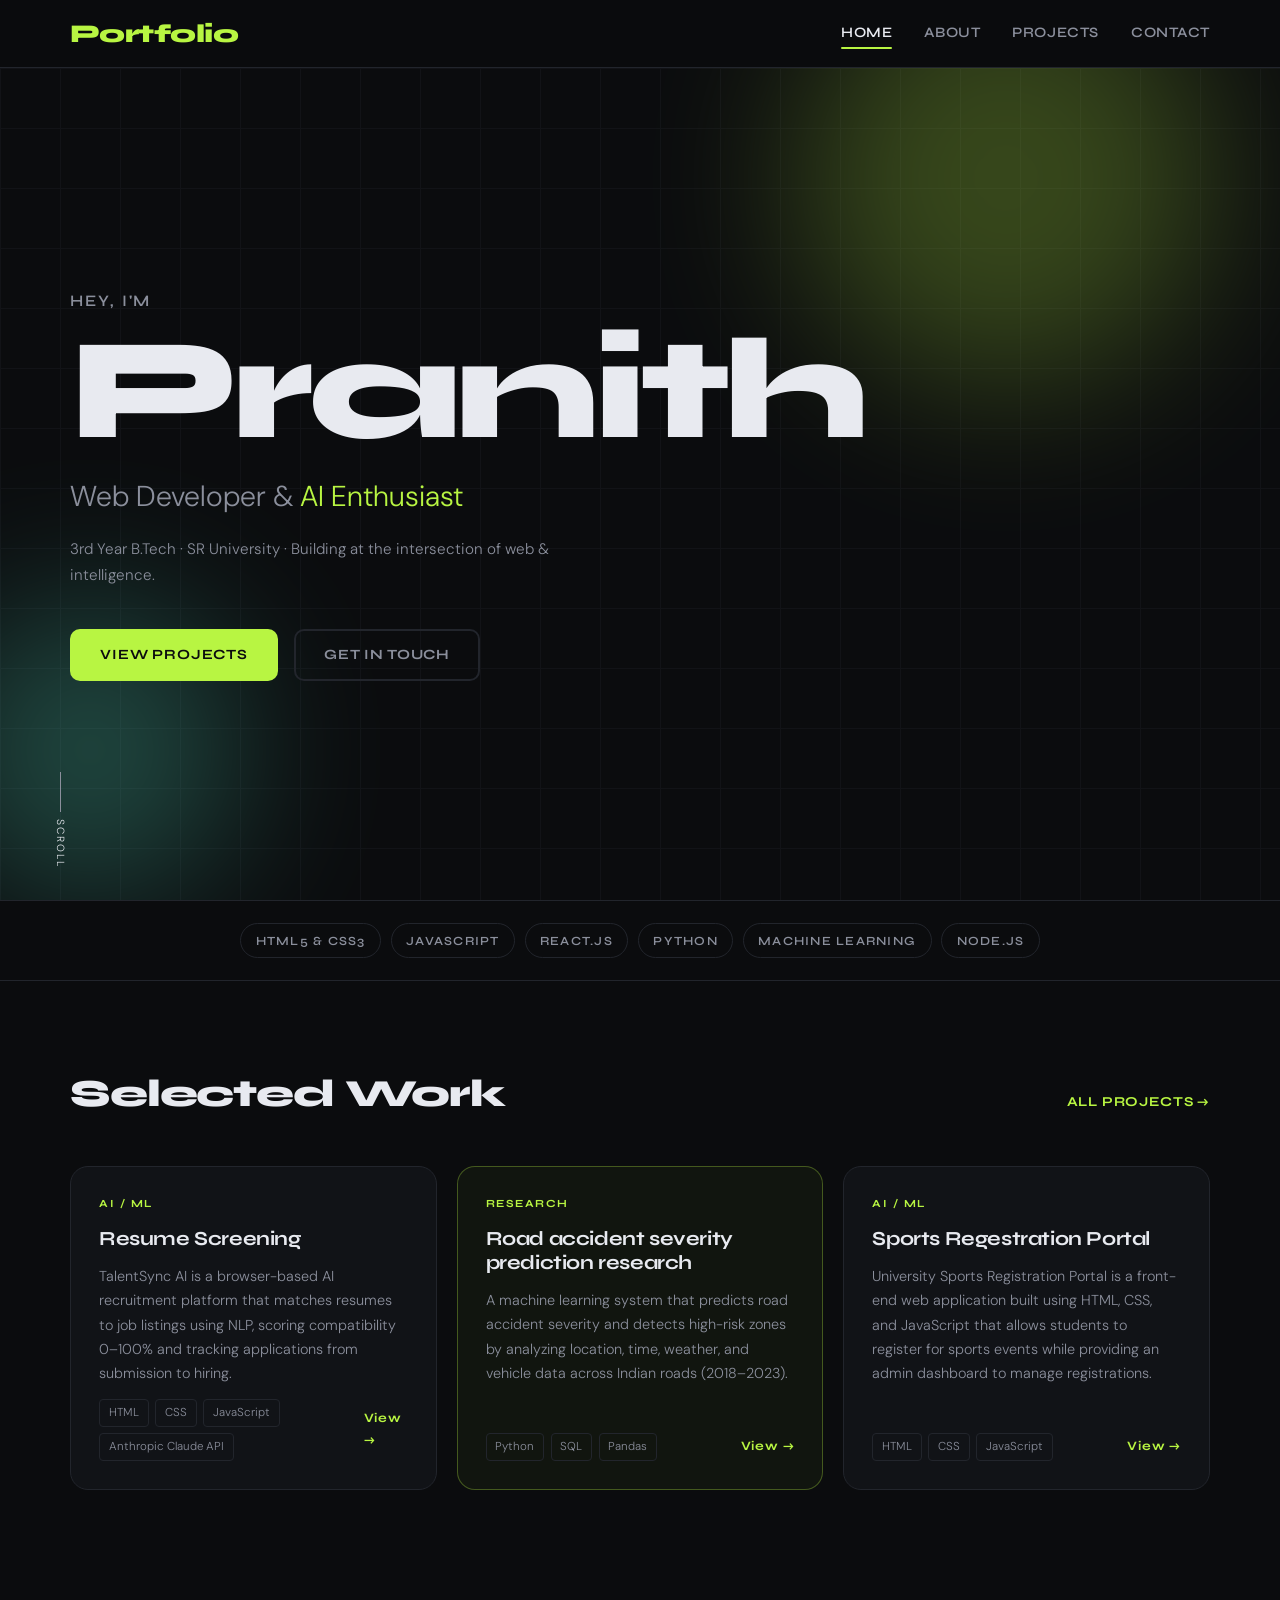
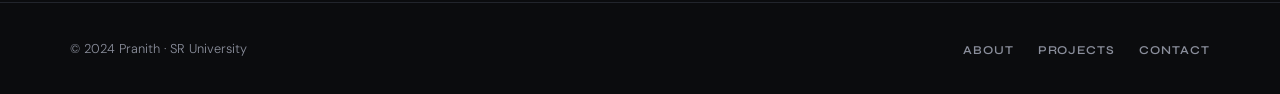
<file: pranith-portfolio/index.html>
<!DOCTYPE html>
<html lang="en">
<head>
  <meta charset="UTF-8" />
  <meta name="viewport" content="width=device-width, initial-scale=1.0" />
  <meta name="description" content="Pranith — B.Tech 3rd Year Student at SR University. Web Developer & AI Enthusiast building modern digital experiences." />
  <meta name="keywords" content="Pranith, portfolio, web developer, AI, B.Tech, SR University, frontend, machine learning" />
  <meta name="author" content="Pranith" />
  <meta name="robots" content="index, follow" />
  <meta property="og:title" content="Pranith | Web Developer & AI Enthusiast" />
  <meta property="og:description" content="B.Tech student at SR University building at the intersection of web and AI." />
  <meta property="og:type" content="website" />
  <meta property="og:url" content="https://pranith.dev" />
  <meta name="twitter:card" content="summary_large_image" />
  <meta name="twitter:title" content="Pranith | Web Developer & AI Enthusiast" />
  <meta name="twitter:description" content="B.Tech student at SR University building at the intersection of web and AI." />
  <link rel="canonical" href="https://pranith.dev" />
  <title>Pranith | Web Developer & AI Enthusiast</title>
  <link rel="stylesheet" href="css/style.css" />
  <link rel="preconnect" href="https://fonts.googleapis.com" />
  <link rel="preconnect" href="https://fonts.gstatic.com" crossorigin />
  <link href="https://fonts.googleapis.com/css2?family=Syne:wght@400;600;700;800&family=DM+Sans:ital,wght@0,300;0,400;0,500;1,300&display=swap" rel="stylesheet" />
</head>
<body>

  <a href="#main-content" class="skip-link">Skip to main content</a>

  <header class="site-header" role="banner">
    <nav class="nav" aria-label="Primary navigation">
      <a href="index.html" class="nav-logo" aria-label="Pranith – Home" aria-current="page">
        <span aria-hidden="true">Portfolio</span>
      </a>
      <button class="nav-toggle" aria-controls="nav-menu" aria-expanded="false" aria-label="Toggle navigation menu">
        <span class="burger" aria-hidden="true"></span>
      </button>
      <ul class="nav-menu" id="nav-menu" role="list">
        <li><a href="index.html" aria-current="page">Home</a></li>
        <li><a href="pages/about.html">About</a></li>
        <li><a href="pages/projects.html">Projects</a></li>
        <li><a href="pages/contact.html">Contact</a></li>
      </ul>
    </nav>
  </header>

  <main id="main-content">

    <section class="hero" aria-labelledby="hero-heading">
      <div class="hero-bg" aria-hidden="true">
        <div class="grid-overlay"></div>
        <div class="orb orb-1"></div>
        <div class="orb orb-2"></div>
      </div>
      <div class="hero-content">
        <p class="hero-eyebrow" aria-label="Introduction">Hey, I'm</p>
        <h1 id="hero-heading" class="hero-name">Pranith</h1>
        <p class="hero-title">Web Developer &amp; <span class="accent">AI Enthusiast</span></p>
        <p class="hero-sub">3rd Year B.Tech · SR University · Building at the intersection of web &amp; intelligence.</p>
        <div class="hero-cta" role="group" aria-label="Primary actions">
          <a href="pages/projects.html" class="btn btn-primary">View Projects</a>
          <a href="pages/contact.html" class="btn btn-ghost">Get in Touch</a>
        </div>
      </div>
      <div class="hero-scroll" aria-hidden="true">
        <span class="scroll-line"></span>
        <span class="scroll-text">scroll</span>
      </div>
    </section>

    <section class="skills-strip" aria-label="Core skills overview">
      <div class="container">
        <ul class="skills-list" role="list">
          <li class="skill-tag">HTML5 &amp; CSS3</li>
          <li class="skill-tag">JavaScript</li>
          <li class="skill-tag">React.js</li>
          <li class="skill-tag">Python</li>
          <li class="skill-tag">Machine Learning</li>
          <li class="skill-tag">Node.js</li>
        </ul>
      </div>
    </section>

    <section class="featured" aria-labelledby="featured-heading">
      <div class="container">
        <header class="section-header">
          <h2 id="featured-heading" class="section-title">Selected Work</h2>
          <a href="pages/projects.html" class="section-link" aria-label="View all projects">All Projects →</a>
        </header>
        <div class="card-grid" role="list">
          <article class="project-card" role="listitem">
            <div class="card-tag" aria-label="Category">AI / ML</div>
            <h3 class="card-title">Resume Screening</h3>
            <p class="card-desc">TalentSync AI is a browser-based AI recruitment platform that matches resumes to job listings using NLP, scoring compatibility 0–100% and tracking applications from submission to hiring.</p>
            <footer class="card-footer">
              <ul class="card-stack" aria-label="Tech stack" role="list">
                <li>HTML</li><li>CSS</li><li>JavaScript</li><li>Anthropic Claude API</li>
              </ul>
              <a href="pages/projects.html" class="card-link" aria-label="View Resume Screening project">View →</a>
            </footer>
          </article>
          <article class="project-card card-accent" role="listitem">
            <div class="card-tag" aria-label="Category">Research</div>
            <h3 class="card-title">Road accident severity prediction research</h3>
            <p class="card-desc">A machine learning system that predicts road accident severity and detects high-risk zones by analyzing location, time, weather, and vehicle data across Indian roads (2018–2023).</p>
            <footer class="card-footer">
              <ul class="card-stack" aria-label="Tech stack" role="list">
                <li>Python</li><li>SQL</li><li>Pandas</li>
              </ul>
              <a href="pages/projects.html" class="card-link" aria-label="View Road Accident Severity Prediction project">View →</a>
            </footer>
          </article>
          <article class="project-card" role="listitem">
            <div class="card-tag" aria-label="Category">AI / ML</div>
            <h3 class="card-title">Sports Regestration Portal</h3>
            <p class="card-desc">University Sports Registration Portal is a front-end web application built using HTML, CSS, and JavaScript that allows students to register for sports events while providing an admin dashboard to manage registrations.</p>
            <footer class="card-footer">
              <ul class="card-stack" aria-label="Tech stack" role="list">
                <li>HTML</li><li>CSS</li><li>JavaScript</li>
              </ul>
              <a href="pages/projects.html" class="card-link" aria-label="View Sports Registration Portal project">View →</a>
            </footer>
          </article>
        </div>
      </div>
    </section>

  </main>

  <footer class="site-footer" role="contentinfo">
    <div class="container footer-inner">
      <p class="footer-copy">© <time datetime="2024">2024</time> Pranith · SR University</p>
      <nav aria-label="Footer navigation">
        <ul class="footer-nav" role="list">
          <li><a href="pages/about.html">About</a></li>
          <li><a href="pages/projects.html">Projects</a></li>
          <li><a href="pages/contact.html">Contact</a></li>
        </ul>
      </nav>
    </div>
  </footer>

  <script src="js/main.js" defer></script>
</body>
</html>
</file>
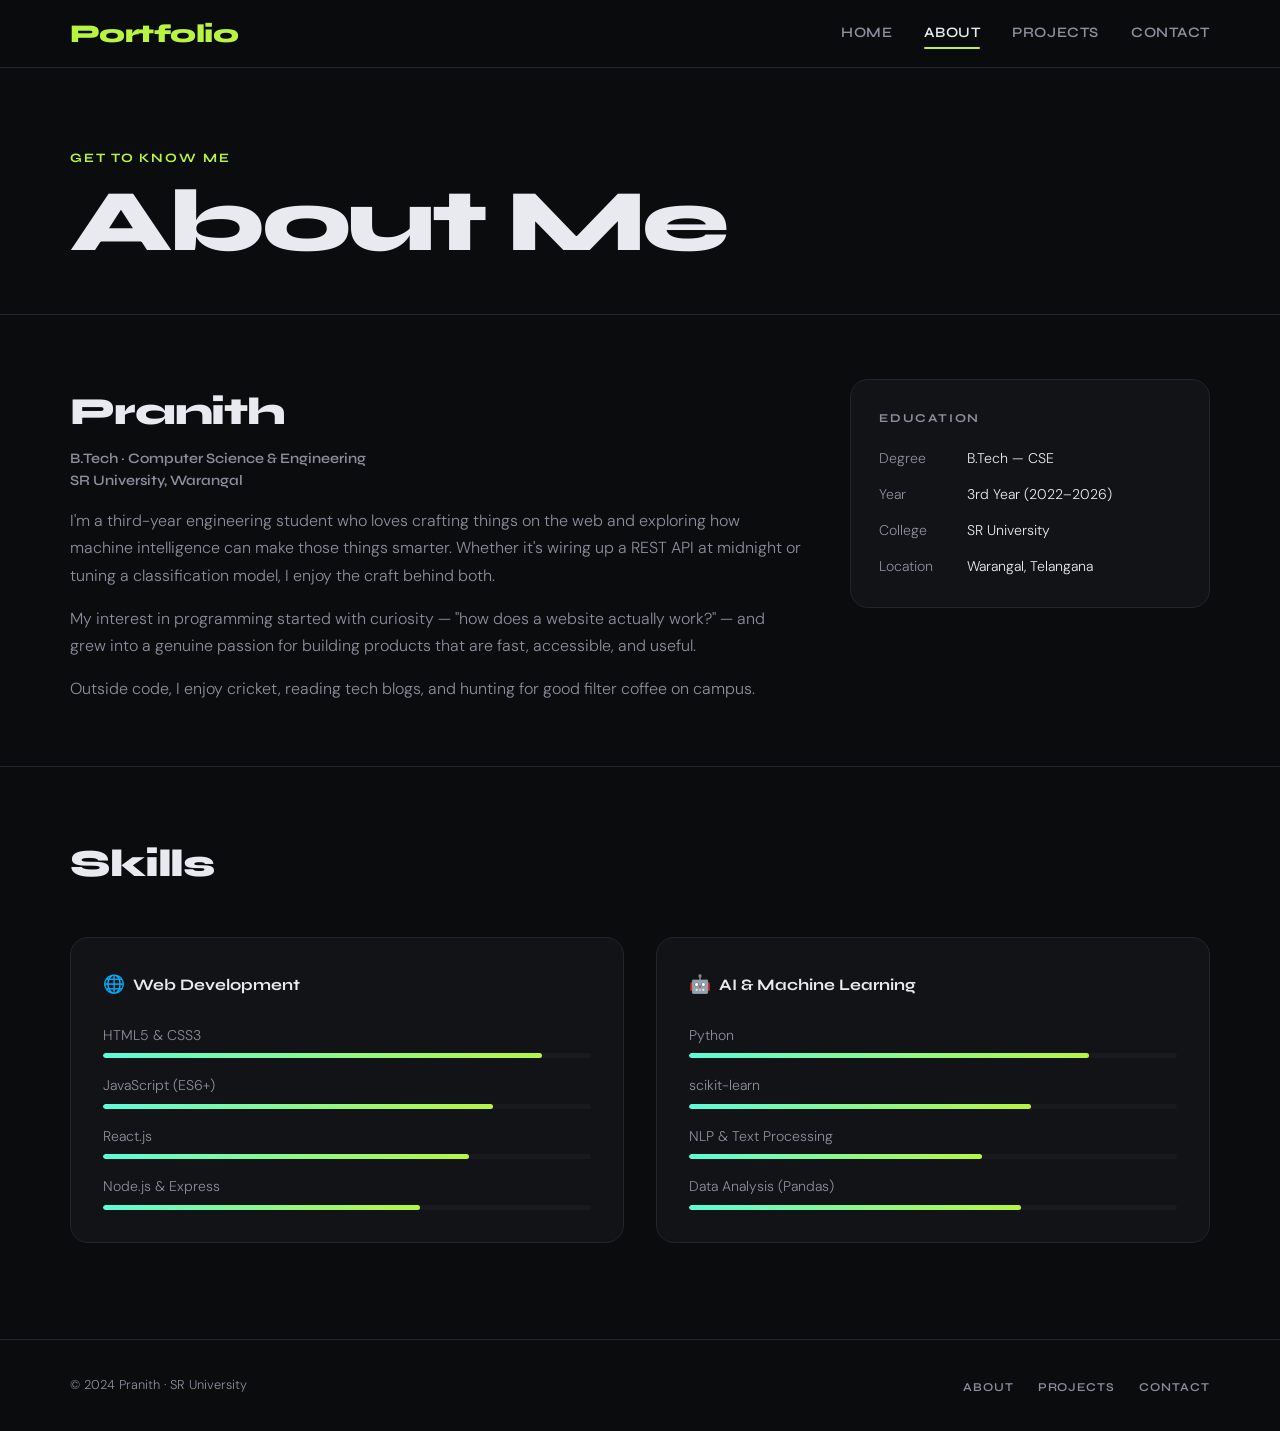
<file: pranith-portfolio/pages/about.html>
<!DOCTYPE html>
<html lang="en">
<head>
  <meta charset="UTF-8" />
  <meta name="viewport" content="width=device-width, initial-scale=1.0" />
  <meta name="description" content="About Pranith — B.Tech 3rd Year Computer Science student at SR University, passionate about web development and artificial intelligence." />
  <meta name="keywords" content="Pranith about, B.Tech CSE, SR University, web development student, AI student" />
  <meta name="author" content="Pranith" />
  <meta name="robots" content="index, follow" />
  <meta property="og:title" content="About Pranith | Web Developer & AI Enthusiast" />
  <meta property="og:description" content="Learn more about Pranith, a 3rd year B.Tech student at SR University." />
  <meta property="og:type" content="website" />
  <link rel="canonical" href="https://pranith.dev/about" />
  <title>About | Pranith</title>
  <link rel="stylesheet" href="../css/style.css" />
  <link rel="preconnect" href="https://fonts.googleapis.com" />
  <link rel="preconnect" href="https://fonts.gstatic.com" crossorigin />
  <link href="https://fonts.googleapis.com/css2?family=Syne:wght@400;600;700;800&family=DM+Sans:ital,wght@0,300;0,400;0,500;1,300&display=swap" rel="stylesheet" />
</head>
<body>

  <a href="#main-content" class="skip-link">Skip to main content</a>

  <header class="site-header" role="banner">
    <nav class="nav" aria-label="Primary navigation">
      <a href="../index.html" class="nav-logo" aria-label="Pranith – Home">
        <span aria-hidden="true">Portfolio</span>
      </a>
      <button class="nav-toggle" aria-controls="nav-menu" aria-expanded="false" aria-label="Toggle navigation menu">
        <span class="burger" aria-hidden="true"></span>
      </button>
      <ul class="nav-menu" id="nav-menu" role="list">
        <li><a href="../index.html">Home</a></li>
        <li><a href="about.html" aria-current="page">About</a></li>
        <li><a href="projects.html">Projects</a></li>
        <li><a href="contact.html">Contact</a></li>
      </ul>
    </nav>
  </header>

  <main id="main-content">

    <section class="page-hero" aria-labelledby="page-title">
      <div class="container">
        <p class="page-eyebrow">Get to know me</p>
        <h1 id="page-title" class="page-heading">About Me</h1>
      </div>
    </section>

    <section class="about-section" aria-labelledby="bio-heading">
      <div class="container about-grid">
        <div class="about-text">
          <h2 id="bio-heading" class="about-name">Pranith</h2>
          <p class="about-role">B.Tech · Computer Science &amp; Engineering<br />SR University, Warangal</p>
          <p>I'm a third-year engineering student who loves crafting things on the web and exploring how machine intelligence can make those things smarter. Whether it's wiring up a REST API at midnight or tuning a classification model, I enjoy the craft behind both.</p>
          <p>My interest in programming started with curiosity — "how does a website actually work?" — and grew into a genuine passion for building products that are fast, accessible, and useful.</p>
          <p>Outside code, I enjoy cricket, reading tech blogs, and hunting for good filter coffee on campus.</p>
        </div>
        <aside class="about-sidebar" aria-label="Quick facts">
          <div class="fact-card">
            <h3 class="fact-title">Education</h3>
            <dl class="fact-list">
              <div class="fact-row">
                <dt>Degree</dt><dd>B.Tech — CSE</dd>
              </div>
              <div class="fact-row">
                <dt>Year</dt><dd>3rd Year (2022–2026)</dd>
              </div>
              <div class="fact-row">
                <dt>College</dt><dd>SR University</dd>
              </div>
              <div class="fact-row">
                <dt>Location</dt><dd>Warangal, Telangana</dd>
              </div>
            </dl>
          </div>
        </aside>
      </div>
    </section>

    <section class="skills-section" aria-labelledby="skills-heading">
      <div class="container">
        <h2 id="skills-heading" class="section-title">Skills</h2>
        <div class="skills-grid">

          <article class="skill-group" aria-labelledby="webdev-heading">
            <h3 id="webdev-heading" class="skill-group-title">
              <span aria-hidden="true" class="skill-icon">🌐</span> Web Development
            </h3>
            <ul class="skill-items" role="list">
              <li>
                <span class="skill-name">HTML5 &amp; CSS3</span>
                <div class="skill-bar" role="progressbar" aria-valuenow="90" aria-valuemin="0" aria-valuemax="100" aria-label="HTML5 and CSS3 proficiency 90%">
                  <div class="skill-fill" style="--pct:90%"></div>
                </div>
              </li>
              <li>
                <span class="skill-name">JavaScript (ES6+)</span>
                <div class="skill-bar" role="progressbar" aria-valuenow="80" aria-valuemin="0" aria-valuemax="100" aria-label="JavaScript proficiency 80%">
                  <div class="skill-fill" style="--pct:80%"></div>
                </div>
              </li>
              <li>
                <span class="skill-name">React.js</span>
                <div class="skill-bar" role="progressbar" aria-valuenow="75" aria-valuemin="0" aria-valuemax="100" aria-label="React.js proficiency 75%">
                  <div class="skill-fill" style="--pct:75%"></div>
                </div>
              </li>
              <li>
                <span class="skill-name">Node.js &amp; Express</span>
                <div class="skill-bar" role="progressbar" aria-valuenow="65" aria-valuemin="0" aria-valuemax="100" aria-label="Node.js and Express proficiency 65%">
                  <div class="skill-fill" style="--pct:65%"></div>
                </div>
              </li>
            </ul>
          </article>

          <article class="skill-group" aria-labelledby="ai-heading">
            <h3 id="ai-heading" class="skill-group-title">
              <span aria-hidden="true" class="skill-icon">🤖</span> AI &amp; Machine Learning
            </h3>
            <ul class="skill-items" role="list">
              <li>
                <span class="skill-name">Python</span>
                <div class="skill-bar" role="progressbar" aria-valuenow="82" aria-valuemin="0" aria-valuemax="100" aria-label="Python proficiency 82%">
                  <div class="skill-fill" style="--pct:82%"></div>
                </div>
              </li>
              <li>
                <span class="skill-name">scikit-learn</span>
                <div class="skill-bar" role="progressbar" aria-valuenow="70" aria-valuemin="0" aria-valuemax="100" aria-label="scikit-learn proficiency 70%">
                  <div class="skill-fill" style="--pct:70%"></div>
                </div>
              </li>
              <li>
                <span class="skill-name">NLP &amp; Text Processing</span>
                <div class="skill-bar" role="progressbar" aria-valuenow="60" aria-valuemin="0" aria-valuemax="100" aria-label="NLP proficiency 60%">
                  <div class="skill-fill" style="--pct:60%"></div>
                </div>
              </li>
              <li>
                <span class="skill-name">Data Analysis (Pandas)</span>
                <div class="skill-bar" role="progressbar" aria-valuenow="68" aria-valuemin="0" aria-valuemax="100" aria-label="Data Analysis proficiency 68%">
                  <div class="skill-fill" style="--pct:68%"></div>
                </div>
              </li>
            </ul>
          </article>

        </div>
      </div>
    </section>

  </main>

  <footer class="site-footer" role="contentinfo">
    <div class="container footer-inner">
      <p class="footer-copy">© <time datetime="2024">2024</time> Pranith · SR University</p>
      <nav aria-label="Footer navigation">
        <ul class="footer-nav" role="list">
          <li><a href="about.html">About</a></li>
          <li><a href="projects.html">Projects</a></li>
          <li><a href="contact.html">Contact</a></li>
        </ul>
      </nav>
    </div>
  </footer>

  <script src="../js/main.js" defer></script>
</body>
</html>
</file>
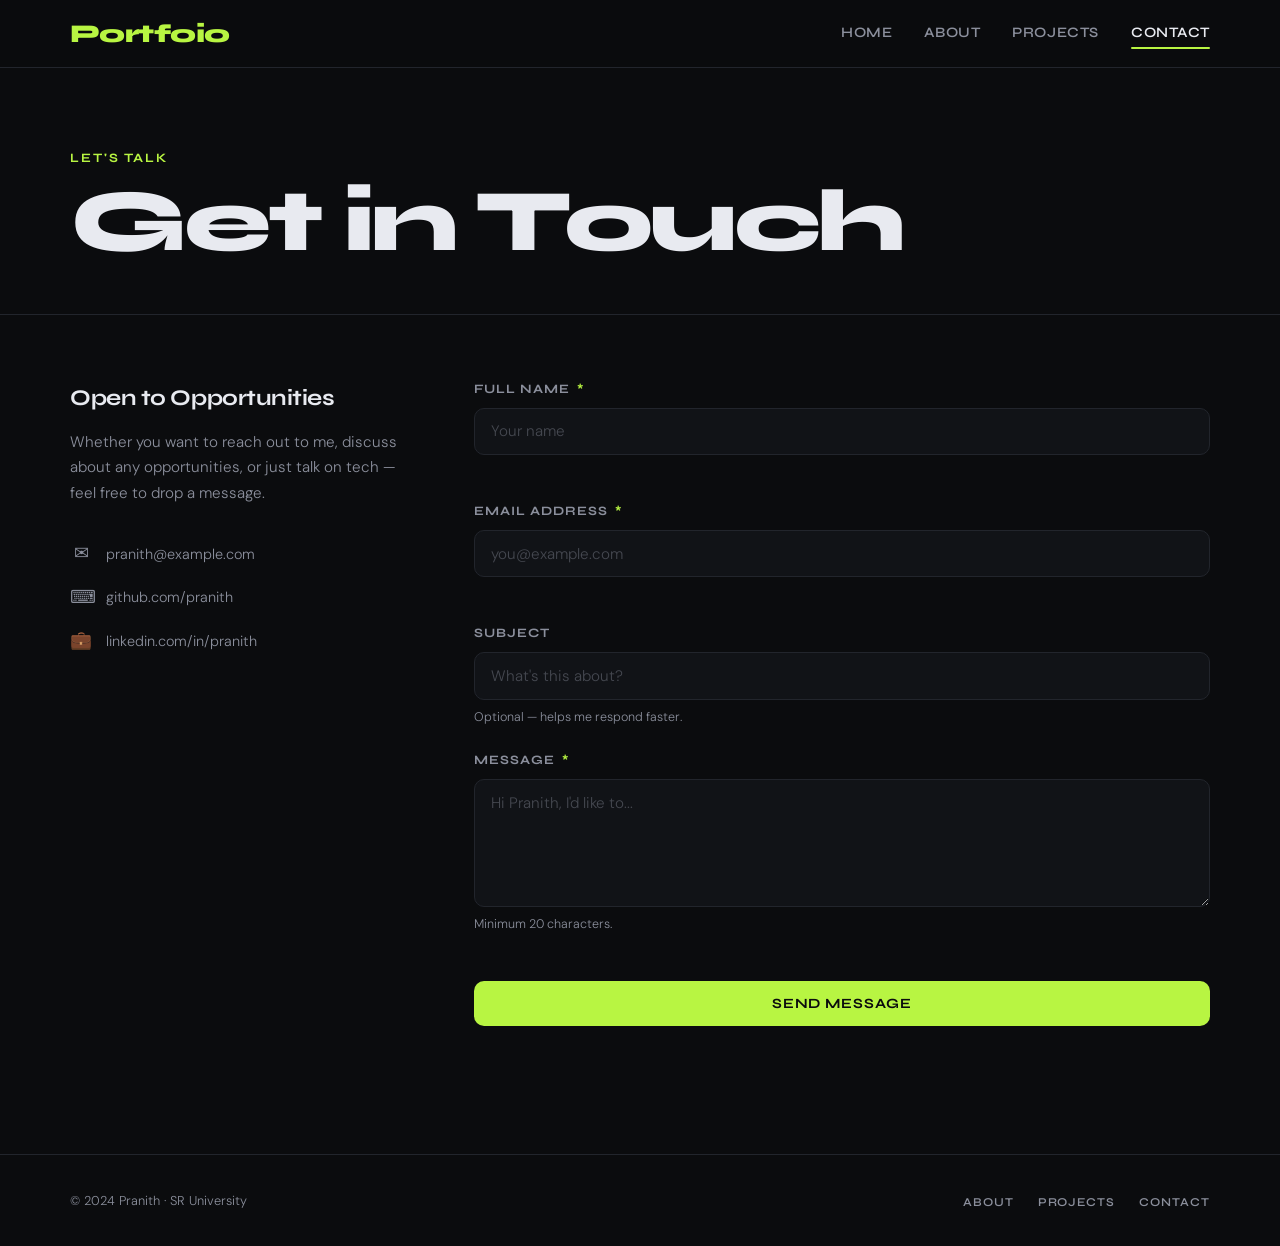
<file: pranith-portfolio/pages/contact.html>
<!DOCTYPE html>
<html lang="en">
<head>
  <meta charset="UTF-8" />
  <meta name="viewport" content="width=device-width, initial-scale=1.0" />
  <meta name="description" content="Contact Pranith — reach out for collaborations, project ideas, or just to say hello." />
  <meta name="keywords" content="contact Pranith, hire B.Tech student developer, web development collaboration" />
  <meta name="author" content="Pranith" />
  <meta name="robots" content="index, follow" />
  <meta property="og:title" content="Contact | Pranith" />
  <meta property="og:description" content="Get in touch with Pranith." />
  <meta property="og:type" content="website" />
  <link rel="canonical" href="https://pranith.dev/contact" />
  <title>Contact | Pranith</title>
  <link rel="stylesheet" href="../css/style.css" />
  <link rel="preconnect" href="https://fonts.googleapis.com" />
  <link rel="preconnect" href="https://fonts.gstatic.com" crossorigin />
  <link href="https://fonts.googleapis.com/css2?family=Syne:wght@400;600;700;800&family=DM+Sans:ital,wght@0,300;0,400;0,500;1,300&display=swap" rel="stylesheet" />
</head>
<body>

  <a href="#main-content" class="skip-link">Skip to main content</a>

  <header class="site-header" role="banner">
    <nav class="nav" aria-label="Primary navigation">
      <a href="../index.html" class="nav-logo" aria-label="Pranith – Home">
        <span aria-hidden="true">Portfoio</span>
      </a>
      <button class="nav-toggle" aria-controls="nav-menu" aria-expanded="false" aria-label="Toggle navigation menu">
        <span class="burger" aria-hidden="true"></span>
      </button>
      <ul class="nav-menu" id="nav-menu" role="list">
        <li><a href="../index.html">Home</a></li>
        <li><a href="about.html">About</a></li>
        <li><a href="projects.html">Projects</a></li>
        <li><a href="contact.html" aria-current="page">Contact</a></li>
      </ul>
    </nav>
  </header>

  <main id="main-content">

    <section class="page-hero" aria-labelledby="page-title">
      <div class="container">
        <p class="page-eyebrow">Let's talk</p>
        <h1 id="page-title" class="page-heading">Get in Touch</h1>
      </div>
    </section>

    <section class="contact-section" aria-labelledby="contact-desc">
      <div class="container contact-grid">

        <aside class="contact-info" aria-labelledby="contact-info-heading">
          <h2 id="contact-info-heading" class="contact-info-title">Open to Opportunities</h2>
          <p>Whether you want to reach out to me, discuss about any opportunities, or just talk on tech — feel free to drop a message.</p>
          <ul class="contact-links" role="list">
            <li>
              <a href="mailto:pranith@example.com" class="contact-item" aria-label="Send an email to pranith@example.com">
                <span class="contact-item-icon" aria-hidden="true">✉</span>
                <span>pranith@example.com</span>
              </a>
            </li>
            <li>
              <a href="https://github.com/" class="contact-item" target="_blank" rel="noopener noreferrer" aria-label="GitHub profile (opens in new tab)">
                <span class="contact-item-icon" aria-hidden="true">⌨</span>
                <span>github.com/pranith</span>
              </a>
            </li>
            <li>
              <a href="https://linkedin.com/" class="contact-item" target="_blank" rel="noopener noreferrer" aria-label="LinkedIn profile (opens in new tab)">
                <span class="contact-item-icon" aria-hidden="true">💼</span>
                <span>linkedin.com/in/pranith</span>
              </a>
            </li>
          </ul>
        </aside>

        <div class="contact-form-wrapper">
          <div role="status" id="form-status" aria-live="polite" aria-atomic="true" class="sr-only"></div>

          <form
            id="contact-form"
            class="contact-form"
            novalidate
            aria-labelledby="form-heading"
          >
            <h2 id="form-heading" class="sr-only">Send a message</h2>

            <div class="form-group">
              <label for="name" class="form-label">
                Full Name <span aria-label="required" class="required-mark">*</span>
              </label>
              <input
                type="text"
                id="name"
                name="name"
                class="form-input"
                autocomplete="name"
                required
                aria-required="true"
                aria-describedby="name-error"
                placeholder="Your name"
              />
              <span id="name-error" class="form-error" role="alert" aria-live="assertive"></span>
            </div>

            <div class="form-group">
              <label for="email" class="form-label">
                Email Address <span aria-label="required" class="required-mark">*</span>
              </label>
              <input
                type="email"
                id="email"
                name="email"
                class="form-input"
                autocomplete="email"
                required
                aria-required="true"
                aria-describedby="email-error"
                placeholder="you@example.com"
              />
              <span id="email-error" class="form-error" role="alert" aria-live="assertive"></span>
            </div>

            <div class="form-group">
              <label for="subject" class="form-label">Subject</label>
              <input
                type="text"
                id="subject"
                name="subject"
                class="form-input"
                placeholder="What's this about?"
                aria-describedby="subject-hint"
              />
              <span id="subject-hint" class="form-hint">Optional — helps me respond faster.</span>
            </div>

            <div class="form-group">
              <label for="message" class="form-label">
                Message <span aria-label="required" class="required-mark">*</span>
              </label>
              <textarea
                id="message"
                name="message"
                class="form-input form-textarea"
                rows="5"
                required
                aria-required="true"
                aria-describedby="message-error message-hint"
                placeholder="Hi Pranith, I'd like to..."
              ></textarea>
              <span id="message-hint" class="form-hint">Minimum 20 characters.</span>
              <span id="message-error" class="form-error" role="alert" aria-live="assertive"></span>
            </div>

            <button type="submit" class="btn btn-primary btn-full" id="submit-btn">
              <span class="btn-text">Send Message</span>
              <span class="btn-loading" aria-hidden="true" hidden>Sending…</span>
            </button>
          </form>

          <div id="form-success" class="form-success" hidden role="alert" aria-live="polite">
            <p>✅ Message sent! I'll get back to you soon.</p>
          </div>
        </div>

      </div>
    </section>

  </main>

  <footer class="site-footer" role="contentinfo">
    <div class="container footer-inner">
      <p class="footer-copy">© <time datetime="2024">2024</time> Pranith · SR University</p>
      <nav aria-label="Footer navigation">
        <ul class="footer-nav" role="list">
          <li><a href="about.html">About</a></li>
          <li><a href="projects.html">Projects</a></li>
          <li><a href="contact.html">Contact</a></li>
        </ul>
      </nav>
    </div>
  </footer>

  <script src="../js/main.js" defer></script>
</body>
</html>
</file>
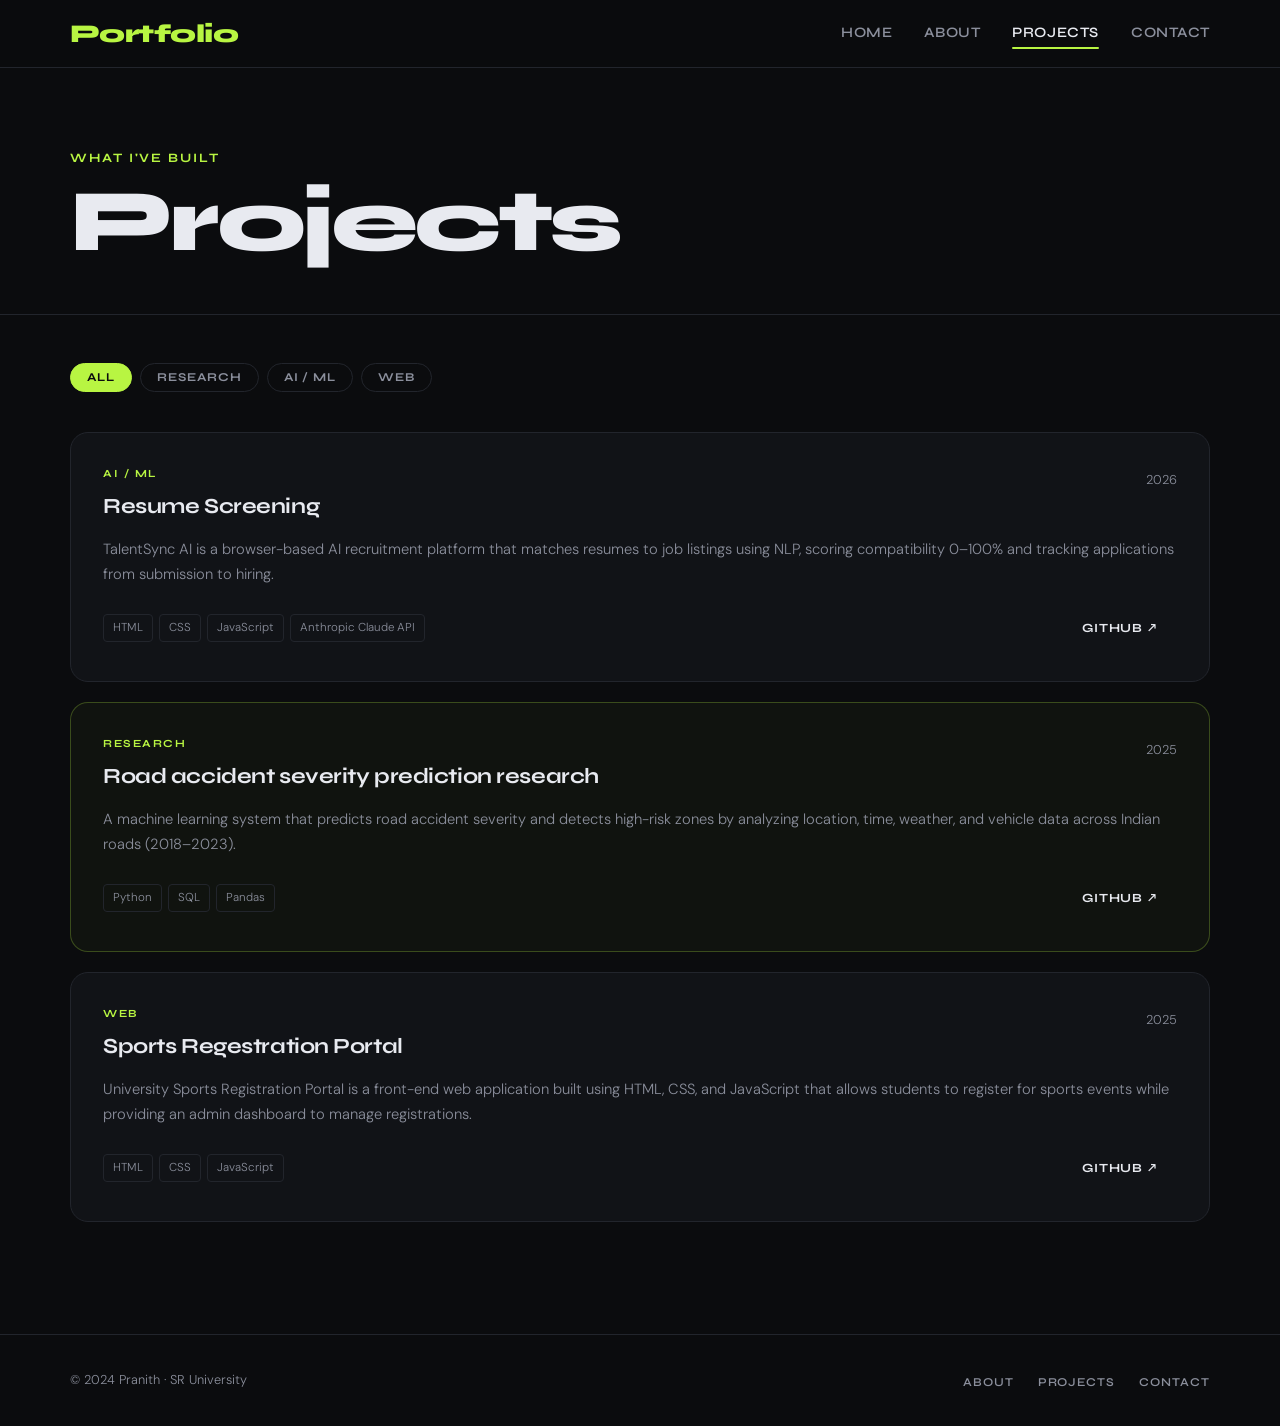
<file: pranith-portfolio/pages/projects.html>
<!DOCTYPE html>
<html lang="en">
<head>
  <meta charset="UTF-8" />
  <meta name="viewport" content="width=device-width, initial-scale=1.0" />
  <meta name="description" content="Projects by Pranith — web development and AI/ML projects built during B.Tech at Vaagdevi College of Engineering." />
  <meta name="keywords" content="Pranith projects, web development projects, machine learning projects, B.Tech student portfolio" />
  <meta name="author" content="Pranith" />
  <meta name="robots" content="index, follow" />
  <meta property="og:title" content="Projects | Pranith" />
  <meta property="og:description" content="Web and AI projects by Pranith, B.Tech student at Vaagdevi College." />
  <meta property="og:type" content="website" />
  <link rel="canonical" href="https://pranith.dev/projects" />
  <title>Projects | Pranith</title>
  <link rel="stylesheet" href="../css/style.css" />
  <link rel="preconnect" href="https://fonts.googleapis.com" />
  <link rel="preconnect" href="https://fonts.gstatic.com" crossorigin />
  <link href="https://fonts.googleapis.com/css2?family=Syne:wght@400;600;700;800&family=DM+Sans:ital,wght@0,300;0,400;0,500;1,300&display=swap" rel="stylesheet" />
</head>
<body>

  <a href="#main-content" class="skip-link">Skip to main content</a>

  <header class="site-header" role="banner">
    <nav class="nav" aria-label="Primary navigation">
      <a href="../index.html" class="nav-logo" aria-label="Pranith – Home">
        <span aria-hidden="true">Portfolio</span>
      </a>
      <button class="nav-toggle" aria-controls="nav-menu" aria-expanded="false" aria-label="Toggle navigation menu">
        <span class="burger" aria-hidden="true"></span>
      </button>
      <ul class="nav-menu" id="nav-menu" role="list">
        <li><a href="../index.html">Home</a></li>
        <li><a href="about.html">About</a></li>
        <li><a href="projects.html" aria-current="page">Projects</a></li>
        <li><a href="contact.html">Contact</a></li>
      </ul>
    </nav>
  </header>

  <main id="main-content">

    <section class="page-hero" aria-labelledby="page-title">
      <div class="container">
        <p class="page-eyebrow">What I've built</p>
        <h1 id="page-title" class="page-heading">Projects</h1>
      </div>
    </section>

    <section class="projects-section" aria-labelledby="projects-list-heading">
      <div class="container">
        <h2 id="projects-list-heading" class="sr-only">All Projects</h2>

        <div class="filter-bar" role="group" aria-label="Filter projects by category">
          <button class="filter-btn active" data-filter="all" aria-pressed="true">All</button>
          <button class="filter-btn" data-filter="research" aria-pressed="false">RESEARCH</button>
          <button class="filter-btn" data-filter="ai" aria-pressed="false">AI / ML</button>
          <button class="filter-btn" data-filter="web" aria-pressed="false">WEB</button>
        </div>

        <ul class="projects-list" role="list" aria-label="Project cards">

          <li class="project-full-card" data-category="ai" role="listitem">
            <article aria-labelledby="proj1-title">
              <header class="pfc-header">
                <div>
                  <span class="pfc-tag">AI / ML</span>
                  <h3 id="proj1-title" class="pfc-title">Resume Screening</h3>
                </div>
                <span class="pfc-year" aria-label="Year: 2024">2026</span>
              </header>
              <p class="pfc-desc">TalentSync AI is a browser-based AI recruitment platform that matches resumes to job listings using NLP, scoring compatibility 0–100% and tracking applications from submission to hiring.</p>
              <footer class="pfc-footer">
                <ul class="pfc-stack" aria-label="Technologies used" role="list">
                  <li>HTML</li><li>CSS</li><li>JavaScript</li><li>Anthropic Claude API</li>
                </ul>
                <a href="#" class="btn btn-sm" aria-label="View Resume Screening on GitHub (opens in new tab)" target="_blank" rel="noopener noreferrer">GitHub ↗</a>
              </footer>
            </article>
          </li>

          <li class="project-full-card pfc-highlight" data-category="research" role="listitem">
            <article aria-labelledby="proj2-title">
              <header class="pfc-header">
                <div>
                  <span class="pfc-tag">Research</span>
                  <h3 id="proj2-title" class="pfc-title">Road accident severity prediction research</h3>
                </div>
                <span class="pfc-year" aria-label="Year: 2024">2025</span>
              </header>
              <p class="pfc-desc">A machine learning system that predicts road accident severity and detects high-risk zones by analyzing location, time, weather, and vehicle data across Indian roads (2018–2023).</p>
              <footer class="pfc-footer">
                <ul class="pfc-stack" aria-label="Technologies used" role="list">
                  <li>Python</li><li>SQL</li><li>Pandas</li>
                </ul>
                <a href="#" class="btn btn-sm" aria-label="View Road Accident Severity Prediction on GitHub (opens in new tab)" target="_blank" rel="noopener noreferrer">GitHub ↗</a>
              </footer>
            </article>
          </li>

          <li class="project-full-card" data-category="web" role="listitem">
            <article aria-labelledby="proj3-title">
              <header class="pfc-header">
                <div>
                  <span class="pfc-tag">Web</span>
                  <h3 id="proj3-title" class="pfc-title">Sports Regestration Portal</h3>
                </div>
                <span class="pfc-year" aria-label="Year: 2023">2025</span>
              </header>
              <p class="pfc-desc">University Sports Registration Portal is a front-end web application built using HTML, CSS, and JavaScript that allows students to register for sports events while providing an admin dashboard to manage registrations.</p>
              <footer class="pfc-footer">
                <ul class="pfc-stack" aria-label="Technologies used" role="list">
                  <li>HTML</li><li>CSS</li><li>JavaScript</li>
                </ul>
                <a href="#" class="btn btn-sm" aria-label="View Sports Registration Portal on GitHub (opens in new tab)" target="_blank" rel="noopener noreferrer">GitHub ↗</a>
              </footer>
            </article>
          </li>

        </ul>
      </div>
    </section>

  </main>

  <footer class="site-footer" role="contentinfo">
    <div class="container footer-inner">
      <p class="footer-copy">© <time datetime="2024">2024</time> Pranith · SR University</p>
      <nav aria-label="Footer navigation">
        <ul class="footer-nav" role="list">
          <li><a href="about.html">About</a></li>
          <li><a href="projects.html">Projects</a></li>
          <li><a href="contact.html">Contact</a></li>
        </ul>
      </nav>
    </div>
  </footer>

  <script src="../js/main.js" defer></script>
</body>
</html>
</file>
<file: pranith-portfolio/css/style.css>
/* ============================================================
   Pranith Portfolio — style.css
   Design: Editorial dark theme · Syne + DM Sans · Lime accent
   ============================================================ */

/* ── Reset & Base ─────────────────────────────────────────── */
*, *::before, *::after { box-sizing: border-box; margin: 0; padding: 0; }

:root {
  --bg:        #0b0c0e;
  --surface:   #111317;
  --surface2:  #181a1f;
  --border:    #22252c;
  --text:      #e8eaf0;
  --text-muted:#8b8f9c;
  --accent:    #b8f542;
  --accent2:   #5efbd8;
  --danger:    #ff5c5c;
  --radius:    10px;
  --radius-lg: 18px;
  --nav-h:     68px;
  --font-head: 'Syne', sans-serif;
  --font-body: 'DM Sans', sans-serif;
  --trans:     0.22s ease;
}

html { scroll-behavior: smooth; font-size: 16px; }

body {
  background: var(--bg);
  color: var(--text);
  font-family: var(--font-body);
  font-weight: 300;
  line-height: 1.7;
  -webkit-font-smoothing: antialiased;
}

img { display: block; max-width: 100%; }
a { color: inherit; text-decoration: none; }

/* ── Accessibility ────────────────────────────────────────── */
.skip-link {
  position: absolute;
  top: -100%;
  left: 1rem;
  background: var(--accent);
  color: #0b0c0e;
  padding: .5rem 1rem;
  font-family: var(--font-head);
  font-weight: 700;
  border-radius: 0 0 var(--radius) var(--radius);
  z-index: 9999;
  transition: top var(--trans);
}
.skip-link:focus { top: 0; outline: 3px solid var(--accent2); outline-offset: 2px; }

.sr-only {
  position: absolute;
  width: 1px; height: 1px;
  padding: 0; margin: -1px;
  overflow: hidden;
  clip: rect(0,0,0,0);
  white-space: nowrap;
  border: 0;
}

*:focus-visible {
  outline: 2px solid var(--accent);
  outline-offset: 3px;
  border-radius: 4px;
}

/* ── Layout helpers ───────────────────────────────────────── */
.container { width: min(1140px, 92%); margin-inline: auto; }
.accent { color: var(--accent); }

/* ── Header / Nav ─────────────────────────────────────────── */
.site-header {
  position: sticky;
  top: 0;
  z-index: 100;
  height: var(--nav-h);
  background: rgba(11,12,14,.88);
  backdrop-filter: blur(14px);
  -webkit-backdrop-filter: blur(14px);
  border-bottom: 1px solid var(--border);
}

.nav {
  display: flex;
  align-items: center;
  justify-content: space-between;
  height: 100%;
  width: min(1140px, 92%);
  margin-inline: auto;
}

.nav-logo {
  font-family: var(--font-head);
  font-size: 1.6rem;
  font-weight: 800;
  color: var(--accent);
  letter-spacing: -.02em;
  transition: opacity var(--trans);
}
.nav-logo:hover { opacity: .75; }

.nav-menu {
  display: flex;
  gap: 2rem;
  list-style: none;
}
.nav-menu a {
  font-family: var(--font-head);
  font-size: .9rem;
  font-weight: 600;
  letter-spacing: .04em;
  color: var(--text-muted);
  transition: color var(--trans);
  text-transform: uppercase;
}
.nav-menu a:hover,
.nav-menu a[aria-current="page"] { color: var(--text); }
.nav-menu a[aria-current="page"]::after {
  content: '';
  display: block;
  height: 2px;
  background: var(--accent);
  border-radius: 2px;
  margin-top: 2px;
}

/* Hamburger */
.nav-toggle {
  display: none;
  background: none;
  border: 1px solid var(--border);
  border-radius: var(--radius);
  width: 42px; height: 42px;
  cursor: pointer;
  align-items: center;
  justify-content: center;
}
.burger,
.burger::before,
.burger::after {
  display: block;
  width: 20px; height: 2px;
  background: var(--text);
  border-radius: 2px;
  transition: transform var(--trans), opacity var(--trans);
}
.burger { position: relative; }
.burger::before, .burger::after {
  content: '';
  position: absolute;
  left: 0;
}
.burger::before { top: -6px; }
.burger::after  { top:  6px; }

/* open state */
.nav-toggle[aria-expanded="true"] .burger { background: transparent; }
.nav-toggle[aria-expanded="true"] .burger::before { transform: translateY(6px) rotate(45deg); }
.nav-toggle[aria-expanded="true"] .burger::after  { transform: translateY(-6px) rotate(-45deg); }

/* ── Hero ─────────────────────────────────────────────────── */
.hero {
  position: relative;
  min-height: calc(100svh - var(--nav-h));
  display: flex;
  align-items: center;
  padding: 4rem 0;
  overflow: hidden;
}

.hero-bg {
  position: absolute;
  inset: 0;
  pointer-events: none;
}
.grid-overlay {
  position: absolute;
  inset: 0;
  background-image:
    linear-gradient(var(--border) 1px, transparent 1px),
    linear-gradient(90deg, var(--border) 1px, transparent 1px);
  background-size: 60px 60px;
  opacity: .3;
}
.orb {
  position: absolute;
  border-radius: 50%;
  filter: blur(80px);
  opacity: .25;
}
.orb-1 { width: 420px; height: 420px; background: var(--accent); top: -100px; right: 5%; }
.orb-2 { width: 300px; height: 300px; background: var(--accent2); bottom: 0; left: -60px; }

.hero-content {
  position: relative;
  width: min(1140px, 92%);
  margin-inline: auto;
}

.hero-eyebrow {
  font-family: var(--font-head);
  font-size: 1rem;
  font-weight: 600;
  letter-spacing: .12em;
  text-transform: uppercase;
  color: var(--text-muted);
  margin-bottom: .5rem;
  animation: fadeUp .6s ease both;
}
.hero-name {
  font-family: var(--font-head);
  font-size: clamp(4rem, 12vw, 9rem);
  font-weight: 800;
  line-height: .95;
  letter-spacing: -.04em;
  animation: fadeUp .6s .1s ease both;
}
.hero-title {
  font-size: clamp(1.2rem, 3vw, 1.8rem);
  font-weight: 300;
  color: var(--text-muted);
  margin-top: .8rem;
  animation: fadeUp .6s .2s ease both;
}
.hero-sub {
  max-width: 520px;
  color: var(--text-muted);
  margin-top: 1rem;
  font-size: .95rem;
  animation: fadeUp .6s .3s ease both;
}
.hero-cta {
  display: flex;
  flex-wrap: wrap;
  gap: 1rem;
  margin-top: 2.5rem;
  animation: fadeUp .6s .4s ease both;
}
.hero-scroll {
  position: absolute;
  bottom: 2rem;
  left: min(calc((100% - min(1140px,92%))/2), 4vw);
  display: flex;
  flex-direction: column;
  align-items: center;
  gap: .4rem;
  opacity: .4;
  animation: fadeUp .6s .8s ease both;
}
.scroll-line { width: 1px; height: 40px; background: var(--text-muted); animation: pulse 2s infinite; }
.scroll-text { font-size: .65rem; letter-spacing: .2em; text-transform: uppercase; writing-mode: vertical-rl; }

/* ── Buttons ──────────────────────────────────────────────── */
.btn {
  display: inline-flex;
  align-items: center;
  justify-content: center;
  gap: .5rem;
  font-family: var(--font-head);
  font-weight: 700;
  font-size: .88rem;
  letter-spacing: .06em;
  text-transform: uppercase;
  padding: .75rem 1.75rem;
  border-radius: var(--radius);
  border: 2px solid transparent;
  cursor: pointer;
  transition: background var(--trans), color var(--trans), border-color var(--trans), transform var(--trans), box-shadow var(--trans);
}
.btn:active { transform: scale(.97); }

.btn-primary {
  background: var(--accent);
  color: #0b0c0e;
}
.btn-primary:hover {
  background: #cdf566;
  box-shadow: 0 0 28px rgba(184,245,66,.35);
}
.btn-ghost {
  border-color: var(--border);
  color: var(--text-muted);
}
.btn-ghost:hover { border-color: var(--text-muted); color: var(--text); }

.btn-sm { padding: .5rem 1.1rem; font-size: .78rem; }
.btn-full { width: 100%; }

/* ── Skills strip ─────────────────────────────────────────── */
.skills-strip {
  border-block: 1px solid var(--border);
  padding: 1.4rem 0;
  overflow: hidden;
}
.skills-list {
  display: flex;
  flex-wrap: wrap;
  gap: .6rem;
  list-style: none;
  justify-content: center;
}
.skill-tag {
  font-family: var(--font-head);
  font-size: .78rem;
  font-weight: 600;
  letter-spacing: .1em;
  text-transform: uppercase;
  padding: .35rem .9rem;
  border: 1px solid var(--border);
  border-radius: 100px;
  color: var(--text-muted);
  transition: color var(--trans), border-color var(--trans);
}
.skill-tag:hover { color: var(--accent); border-color: var(--accent); }

/* ── Section header ───────────────────────────────────────── */
.section-header {
  display: flex;
  align-items: baseline;
  justify-content: space-between;
  margin-bottom: 2.5rem;
}
.section-title {
  font-family: var(--font-head);
  font-size: clamp(1.6rem, 4vw, 2.4rem);
  font-weight: 800;
  letter-spacing: -.03em;
}
.section-link {
  font-family: var(--font-head);
  font-size: .85rem;
  font-weight: 700;
  letter-spacing: .06em;
  text-transform: uppercase;
  color: var(--accent);
  transition: opacity var(--trans);
}
.section-link:hover { opacity: .7; }

/* ── Featured cards (home) ────────────────────────────────── */
.featured { padding: 5rem 0; }

.card-grid {
  display: grid;
  grid-template-columns: repeat(auto-fill, minmax(300px, 1fr));
  gap: 1.25rem;
}
.project-card {
  background: var(--surface);
  border: 1px solid var(--border);
  border-radius: var(--radius-lg);
  padding: 1.75rem;
  display: flex;
  flex-direction: column;
  gap: .8rem;
  transition: border-color var(--trans), transform var(--trans), box-shadow var(--trans);
}
.project-card:hover {
  border-color: var(--accent);
  transform: translateY(-4px);
  box-shadow: 0 12px 40px rgba(0,0,0,.4);
}
.card-accent { border-color: rgba(184,245,66,.3); background: rgba(184,245,66,.04); }
.card-tag {
  font-family: var(--font-head);
  font-size: .68rem;
  font-weight: 700;
  letter-spacing: .14em;
  text-transform: uppercase;
  color: var(--accent);
}
.card-title {
  font-family: var(--font-head);
  font-size: 1.25rem;
  font-weight: 700;
  letter-spacing: -.02em;
  line-height: 1.2;
}
.card-desc { font-size: .9rem; color: var(--text-muted); flex: 1; }
.card-footer { display: flex; align-items: center; justify-content: space-between; margin-top: auto; }
.card-stack {
  display: flex;
  flex-wrap: wrap;
  gap: .4rem;
  list-style: none;
  font-size: .72rem;
  color: var(--text-muted);
}
.card-stack li { padding: .2rem .55rem; border: 1px solid var(--border); border-radius: 4px; }
.card-link {
  font-family: var(--font-head);
  font-size: .8rem;
  font-weight: 700;
  letter-spacing: .06em;
  color: var(--accent);
  transition: opacity var(--trans);
}
.card-link:hover { opacity: .7; }

/* ── Page hero (inner pages) ──────────────────────────────── */
.page-hero {
  padding: 5rem 0 3rem;
  border-bottom: 1px solid var(--border);
}
.page-eyebrow {
  font-family: var(--font-head);
  font-size: .8rem;
  font-weight: 700;
  letter-spacing: .15em;
  text-transform: uppercase;
  color: var(--accent);
  margin-bottom: .5rem;
}
.page-heading {
  font-family: var(--font-head);
  font-size: clamp(2.8rem, 8vw, 5.5rem);
  font-weight: 800;
  letter-spacing: -.04em;
  line-height: 1;
}

/* ── About ────────────────────────────────────────────────── */
.about-section { padding: 4rem 0; }
.about-grid {
  display: grid;
  grid-template-columns: 1fr 360px;
  gap: 3rem;
  align-items: start;
}
.about-name {
  font-family: var(--font-head);
  font-size: 2.4rem;
  font-weight: 800;
  letter-spacing: -.03em;
  margin-bottom: .25rem;
}
.about-role {
  font-size: .9rem;
  color: var(--accent);
  font-family: var(--font-head);
  font-weight: 600;
  margin-bottom: 1.5rem;
  line-height: 1.5;
}
.about-text p { margin-bottom: 1rem; color: var(--text-muted); }
.about-text p:last-child { margin-bottom: 0; }

.fact-card {
  background: var(--surface);
  border: 1px solid var(--border);
  border-radius: var(--radius-lg);
  padding: 1.75rem;
}
.fact-title {
  font-family: var(--font-head);
  font-size: .75rem;
  font-weight: 700;
  letter-spacing: .15em;
  text-transform: uppercase;
  color: var(--text-muted);
  margin-bottom: 1.2rem;
}
.fact-list { display: flex; flex-direction: column; gap: .75rem; }
.fact-row { display: grid; grid-template-columns: 80px 1fr; gap: .5rem; font-size: .88rem; }
.fact-row dt { color: var(--text-muted); }
.fact-row dd { color: var(--text); }

/* ── Skills section ───────────────────────────────────────── */
.skills-section {
  padding: 4rem 0;
  border-top: 1px solid var(--border);
}
.skills-grid { display: grid; grid-template-columns: 1fr 1fr; gap: 2rem; margin-top: 2.5rem; }

.skill-group {
  background: var(--surface);
  border: 1px solid var(--border);
  border-radius: var(--radius-lg);
  padding: 2rem;
}
.skill-group-title {
  font-family: var(--font-head);
  font-size: 1rem;
  font-weight: 700;
  margin-bottom: 1.5rem;
  display: flex;
  align-items: center;
  gap: .5rem;
}
.skill-icon { font-size: 1.1rem; }
.skill-items { list-style: none; display: flex; flex-direction: column; gap: 1rem; }
.skill-items li { display: flex; flex-direction: column; gap: .35rem; }
.skill-name { font-size: .88rem; color: var(--text-muted); }
.skill-bar {
  height: 5px;
  background: var(--surface2);
  border-radius: 10px;
  overflow: hidden;
}
.skill-fill {
  height: 100%;
  width: var(--pct);
  background: linear-gradient(90deg, var(--accent2), var(--accent));
  border-radius: 10px;
  transform-origin: left;
  animation: growBar .9s cubic-bezier(.16,1,.3,1) both;
}

/* ── Projects page ────────────────────────────────────────── */
.projects-section { padding: 3rem 0 5rem; }

.filter-bar {
  display: flex;
  flex-wrap: wrap;
  gap: .5rem;
  margin-bottom: 2.5rem;
}
.filter-btn {
  font-family: var(--font-head);
  font-size: .75rem;
  font-weight: 700;
  letter-spacing: .08em;
  text-transform: uppercase;
  padding: .4rem 1rem;
  border-radius: 100px;
  border: 1px solid var(--border);
  background: none;
  color: var(--text-muted);
  cursor: pointer;
  transition: color var(--trans), border-color var(--trans), background var(--trans);
}
.filter-btn:hover { color: var(--text); border-color: var(--text-muted); }
.filter-btn.active {
  background: var(--accent);
  color: #0b0c0e;
  border-color: var(--accent);
}

.projects-list { list-style: none; display: flex; flex-direction: column; gap: 1.25rem; }

.project-full-card {
  background: var(--surface);
  border: 1px solid var(--border);
  border-radius: var(--radius-lg);
  padding: 2rem;
  transition: border-color var(--trans), transform var(--trans), box-shadow var(--trans), opacity var(--trans);
}
.project-full-card:hover {
  border-color: var(--accent);
  transform: translateX(4px);
  box-shadow: 0 8px 32px rgba(0,0,0,.35);
}
.project-full-card.hidden { display: none; }
.pfc-highlight { border-color: rgba(184,245,66,.25); background: rgba(184,245,66,.03); }

.pfc-header {
  display: flex;
  align-items: flex-start;
  justify-content: space-between;
  margin-bottom: .8rem;
  gap: 1rem;
}
.pfc-tag {
  font-family: var(--font-head);
  font-size: .68rem;
  font-weight: 700;
  letter-spacing: .14em;
  text-transform: uppercase;
  color: var(--accent);
  display: block;
  margin-bottom: .3rem;
}
.pfc-title {
  font-family: var(--font-head);
  font-size: 1.35rem;
  font-weight: 700;
  letter-spacing: -.02em;
}
.pfc-year {
  font-size: .8rem;
  color: var(--text-muted);
  flex-shrink: 0;
  margin-top: 4px;
}
.pfc-desc { color: var(--text-muted); font-size: .92rem; margin-bottom: 1.25rem; }
.pfc-footer { display: flex; align-items: center; justify-content: space-between; flex-wrap: wrap; gap: 1rem; }
.pfc-stack {
  display: flex;
  flex-wrap: wrap;
  gap: .4rem;
  list-style: none;
  font-size: .72rem;
  color: var(--text-muted);
}
.pfc-stack li { padding: .2rem .55rem; border: 1px solid var(--border); border-radius: 4px; }

/* ── Contact page ─────────────────────────────────────────── */
.contact-section { padding: 4rem 0 6rem; }
.contact-grid {
  display: grid;
  grid-template-columns: 340px 1fr;
  gap: 4rem;
  align-items: start;
}
.contact-info-title {
  font-family: var(--font-head);
  font-size: 1.4rem;
  font-weight: 700;
  margin-bottom: .8rem;
  letter-spacing: -.02em;
}
.contact-info p { color: var(--text-muted); margin-bottom: 2rem; font-size: .95rem; }
.contact-links { list-style: none; display: flex; flex-direction: column; gap: .85rem; }
.contact-item {
  display: flex;
  align-items: center;
  gap: .85rem;
  font-size: .9rem;
  color: var(--text-muted);
  transition: color var(--trans);
}
.contact-item:hover { color: var(--accent); }
.contact-item-icon { font-size: 1.1rem; width: 1.4rem; text-align: center; }

/* Form */
.contact-form { display: flex; flex-direction: column; gap: 1.4rem; }

.form-group { display: flex; flex-direction: column; gap: .45rem; }
.form-label {
  font-family: var(--font-head);
  font-size: .8rem;
  font-weight: 700;
  letter-spacing: .08em;
  text-transform: uppercase;
  color: var(--text-muted);
}
.required-mark { color: var(--accent); margin-left: .15rem; }

.form-input {
  background: var(--surface);
  border: 1px solid var(--border);
  border-radius: var(--radius);
  color: var(--text);
  font-family: var(--font-body);
  font-size: .95rem;
  font-weight: 300;
  padding: .8rem 1rem;
  transition: border-color var(--trans), box-shadow var(--trans);
  width: 100%;
}
.form-input::placeholder { color: #454850; }
.form-input:focus {
  outline: none;
  border-color: var(--accent);
  box-shadow: 0 0 0 3px rgba(184,245,66,.15);
}
.form-input[aria-invalid="true"] {
  border-color: var(--danger);
  box-shadow: 0 0 0 3px rgba(255,92,92,.12);
}
.form-textarea { resize: vertical; min-height: 120px; }

.form-hint { font-size: .78rem; color: var(--text-muted); }
.form-error { font-size: .78rem; color: var(--danger); min-height: 1rem; }

.form-success {
  background: rgba(94,251,216,.08);
  border: 1px solid rgba(94,251,216,.3);
  border-radius: var(--radius);
  padding: 1.5rem;
  text-align: center;
  font-family: var(--font-head);
  font-weight: 600;
}

/* ── Footer ───────────────────────────────────────────────── */
.site-footer {
  border-top: 1px solid var(--border);
  padding: 2rem 0;
  margin-top: 2rem;
}
.footer-inner {
  display: flex;
  align-items: center;
  justify-content: space-between;
  flex-wrap: wrap;
  gap: 1rem;
}
.footer-copy { font-size: .8rem; color: var(--text-muted); }
.footer-nav { display: flex; gap: 1.5rem; list-style: none; }
.footer-nav a {
  font-family: var(--font-head);
  font-size: .75rem;
  font-weight: 600;
  letter-spacing: .08em;
  text-transform: uppercase;
  color: var(--text-muted);
  transition: color var(--trans);
}
.footer-nav a:hover { color: var(--accent); }

/* ── Animations ───────────────────────────────────────────── */
@keyframes fadeUp {
  from { opacity: 0; transform: translateY(24px); }
  to   { opacity: 1; transform: translateY(0); }
}
@keyframes growBar {
  from { transform: scaleX(0); }
  to   { transform: scaleX(1); }
}
@keyframes pulse {
  0%, 100% { opacity: .4; }
  50% { opacity: 1; }
}

/* ── Responsive ───────────────────────────────────────────── */
@media (max-width: 900px) {
  .about-grid { grid-template-columns: 1fr; }
  .skills-grid { grid-template-columns: 1fr; }
  .contact-grid { grid-template-columns: 1fr; gap: 2.5rem; }
}

@media (max-width: 680px) {
  :root { --nav-h: 60px; }

  .nav-toggle { display: flex; }
  .nav-menu {
    position: fixed;
    inset: var(--nav-h) 0 0 0;
    background: var(--bg);
    flex-direction: column;
    align-items: center;
    justify-content: center;
    gap: 2rem;
    transform: translateY(-110%);
    transition: transform .35s cubic-bezier(.16,1,.3,1);
    z-index: 90;
    border-top: 1px solid var(--border);
  }
  .nav-menu.open { transform: translateY(0); }
  .nav-menu a { font-size: 1.2rem; }

  .hero-cta { flex-direction: column; }
  .hero-cta .btn { width: 100%; }

  .section-header { flex-direction: column; gap: .75rem; }
  .card-grid { grid-template-columns: 1fr; }

  .pfc-header { flex-direction: column; gap: .25rem; }
  .footer-inner { flex-direction: column; text-align: center; }
}

/* ── Reduced motion ───────────────────────────────────────── */
@media (prefers-reduced-motion: reduce) {
  *, *::before, *::after { animation-duration: .01ms !important; transition-duration: .01ms !important; }
  html { scroll-behavior: auto; }
}
</file>
